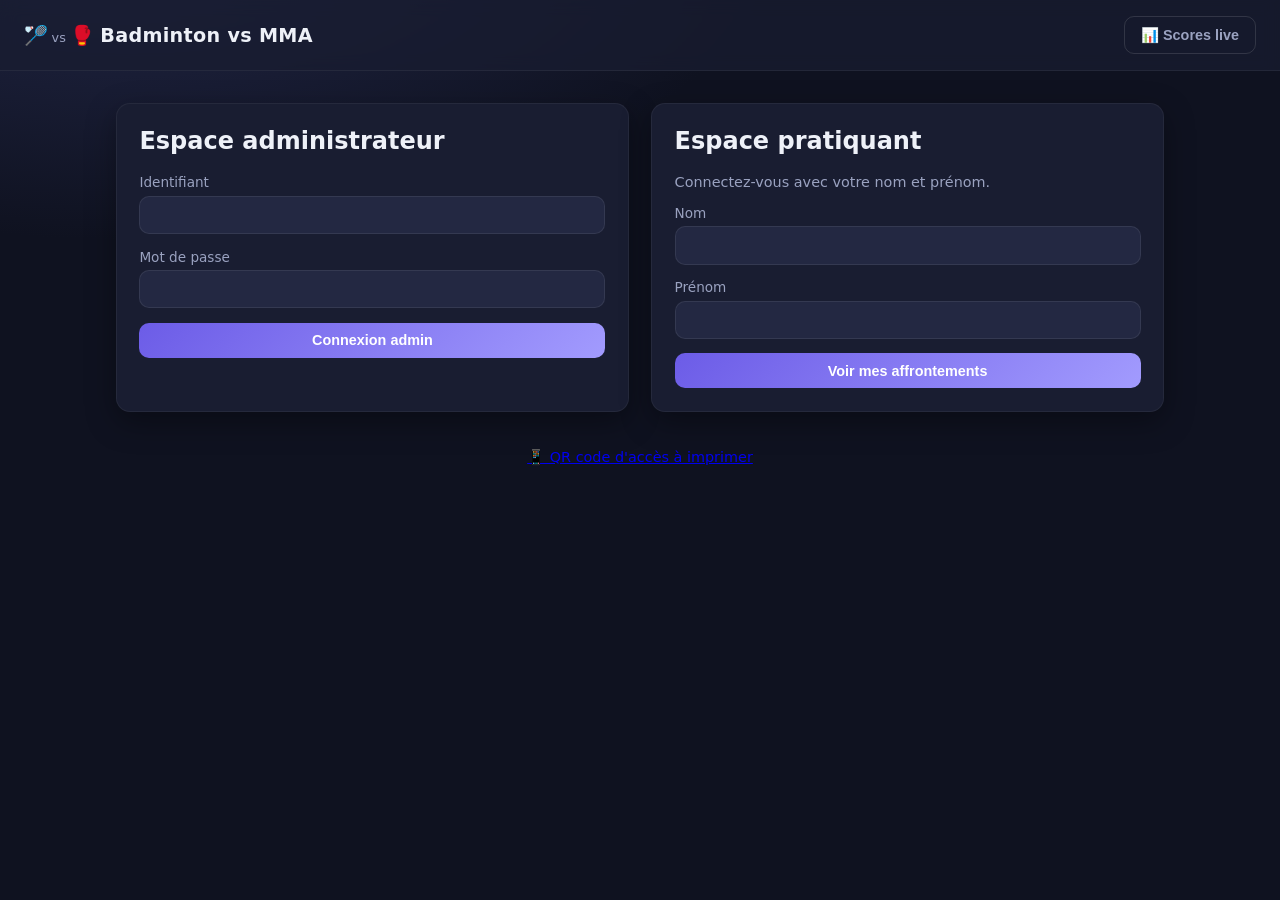
<file: index.html>
<!DOCTYPE html>
<html lang="fr">
<head>
    <meta charset="utf-8">
    <meta name="viewport" content="width=device-width, initial-scale=1">
    <title>Badminton vs MMA — Gestion de la compétition</title>
    <link rel="stylesheet" href="assets/css/style.css">
</head>
<body>
    <header class="app-header">
        <div class="brand">🏸<span>vs</span>🥊 <strong>Badminton&nbsp;vs&nbsp;MMA</strong></div>
        <div class="header-actions">
            <button id="nav-scores" class="btn btn-ghost">📊 Scores live</button>
            <div id="session-info" class="session-info hidden">
                <span id="session-name"></span>
                <button id="logout-btn" class="btn btn-ghost">Se déconnecter</button>
            </div>
        </div>
    </header>

    <main id="app">

        <!-- ============================ CONNEXION ============================ -->
        <section id="view-login" class="view">
            <div class="login-grid">
                <div class="card">
                    <h2>Espace administrateur</h2>
                    <form id="admin-login-form" class="form">
                        <label>Identifiant
                            <input type="text" name="username" autocomplete="username" required>
                        </label>
                        <label>Mot de passe
                            <input type="password" name="password" autocomplete="current-password" required>
                        </label>
                        <button class="btn btn-primary" type="submit">Connexion admin</button>
                    </form>
                </div>

                <div class="card">
                    <h2>Espace pratiquant</h2>
                    <p class="muted">Connectez-vous avec votre nom et prénom.</p>
                    <form id="participant-login-form" class="form">
                        <label>Nom
                            <input type="text" name="nom" required>
                        </label>
                        <label>Prénom
                            <input type="text" name="prenom" required>
                        </label>
                        <button class="btn btn-primary" type="submit">Voir mes affrontements</button>
                    </form>
                </div>
            </div>
            <p id="login-error" class="error hidden"></p>
            <p class="muted center">
                <a href="qr.html" target="_blank" rel="noopener">📱 QR code d'accès à imprimer</a>
            </p>
        </section>

        <!-- ============================ ADMIN ============================ -->
        <section id="view-admin" class="view hidden">
            <nav class="tabs">
                <button class="tab active" data-tab="participants">Pratiquants</button>
                <button class="tab" data-tab="matches">Affrontements</button>
                <button class="tab" data-tab="scores">Scores</button>
            </nav>

            <!-- Onglet Pratiquants -->
            <div id="tab-participants" class="tab-panel">
                <div class="card">
                    <h3>Ajouter un pratiquant</h3>
                    <form id="participant-form" class="form inline">
                        <input type="hidden" name="id">
                        <label>Nom <input type="text" name="nom" required></label>
                        <label>Prénom <input type="text" name="prenom" required></label>
                        <label>Catégorie
                            <select name="categorie" required>
                                <option value="MMA">MMA</option>
                                <option value="BADMINTON">Badminton</option>
                            </select>
                        </label>
                        <button class="btn btn-primary" type="submit">Enregistrer</button>
                        <button class="btn btn-ghost hidden" type="button" id="participant-cancel">Annuler</button>
                    </form>
                </div>
                <div class="card">
                    <h3>Liste des pratiquants</h3>
                    <table id="participants-table" class="data-table">
                        <thead><tr><th>Nom</th><th>Prénom</th><th>Catégorie</th><th></th></tr></thead>
                        <tbody></tbody>
                    </table>
                </div>
            </div>

            <!-- Onglet Affrontements -->
            <div id="tab-matches" class="tab-panel hidden">
                <div class="create-grid">
                    <!-- Formulaire BADMINTON -->
                    <div class="card create-card create-bad">
                        <h3>🏸 Affrontement <span class="disc-tag BADMINTON">Badminton</span></h3>
                        <p class="muted">Pas de smash • premier à 11 points gagne</p>
                        <form id="match-form-bad" class="form" data-discipline="BADMINTON">
                            <label>Pratiquant MMA
                                <select name="participant_mma_id" required></select>
                            </label>
                            <label>Pratiquant Badminton
                                <select name="participant_bad_id" required></select>
                            </label>
                            <label>Ordre <input type="number" name="ordre" value="0" min="0"></label>
                            <button class="btn btn-bad" type="submit">Créer l'affrontement badminton</button>
                        </form>
                    </div>

                    <!-- Formulaire MMA -->
                    <div class="card create-card create-mma">
                        <h3>🥊 Affrontement <span class="disc-tag MMA">MMA</span></h3>
                        <p class="muted">Badminton a droit aux percussions • gagne s'il n'est pas soumis en 60 s</p>
                        <form id="match-form-mma" class="form" data-discipline="MMA">
                            <label>Pratiquant MMA
                                <select name="participant_mma_id" required></select>
                            </label>
                            <label>Pratiquant Badminton
                                <select name="participant_bad_id" required></select>
                            </label>
                            <label>Ordre <input type="number" name="ordre" value="0" min="0"></label>
                            <button class="btn btn-mma" type="submit">Créer l'affrontement MMA</button>
                        </form>
                    </div>
                </div>

                <div class="card">
                    <div class="list-head">
                        <h3>Tableau des affrontements</h3>
                        <div class="filters">
                            <button class="chip active" data-filter="ALL">Tous</button>
                            <button class="chip" data-filter="BADMINTON">🏸 Badminton</button>
                            <button class="chip" data-filter="MMA">🥊 MMA</button>
                        </div>
                    </div>
                    <div id="matches-list" class="matches-list"></div>
                </div>
            </div>

            <!-- Onglet Scores (admin) -->
            <div id="tab-scores" class="tab-panel hidden">
                <div id="scores-admin"></div>
            </div>
        </section>

        <!-- ============================ PRATIQUANT ============================ -->
        <section id="view-participant" class="view hidden">
            <div class="card">
                <h2>Mes affrontements</h2>
                <div id="my-matches" class="matches-list"></div>
            </div>
        </section>

        <!-- ============================ SCORES (public) ============================ -->
        <section id="view-scores" class="view hidden">
            <button id="scores-back" class="btn btn-ghost">← Retour</button>
            <div id="scores-public"></div>
        </section>
    </main>

    <!-- Modale de saisie du résultat -->
    <div id="result-modal" class="modal hidden">
        <div class="modal-box">
            <button class="modal-close" id="result-close">&times;</button>
            <h3 id="result-title">Résultat de l'affrontement</h3>
            <p id="result-rule" class="rule"></p>

            <!-- Bloc BADMINTON -->
            <div class="round hidden" id="block-bad">
                <div class="score-pickers">
                    <div class="picker">
                        <span class="picker-label">Score MMA</span>
                        <div class="stepper">
                            <button type="button" class="step" data-target="score-mma" data-delta="-1">−</button>
                            <input type="number" id="score-mma" min="0" value="0" inputmode="numeric">
                            <button type="button" class="step" data-target="score-mma" data-delta="1">+</button>
                        </div>
                        <button type="button" class="quick-btn" data-target="score-mma" data-set="11">Victoire (11)</button>
                    </div>
                    <div class="picker">
                        <span class="picker-label">Score Badminton</span>
                        <div class="stepper">
                            <button type="button" class="step" data-target="score-bad" data-delta="-1">−</button>
                            <input type="number" id="score-bad" min="0" value="0" inputmode="numeric">
                            <button type="button" class="step" data-target="score-bad" data-delta="1">+</button>
                        </div>
                        <button type="button" class="quick-btn" data-target="score-bad" data-set="11">Victoire (11)</button>
                    </div>
                </div>
                <p id="bad-winner" class="winner-line"></p>
            </div>

            <!-- Bloc MMA -->
            <div class="round hidden" id="block-mma">
                <div class="timer-block">
                    <div id="timer-display" class="timer">01:00</div>
                    <button class="btn btn-ghost" id="timer-start" type="button">Démarrer</button>
                    <button class="btn btn-ghost" id="timer-reset" type="button">Réinitialiser</button>
                </div>
                <div class="form inline">
                    <label>Issue
                        <select id="mma-soumission">
                            <option value="">— Non saisie —</option>
                            <option value="1">Badminton soumis (MMA gagne)</option>
                            <option value="0">Non soumis en 60 s (Badminton gagne)</option>
                        </select>
                    </label>
                    <label>Durée (s) <input type="number" id="mma-duree" min="0" max="60"></label>
                </div>
                <p id="mma-winner" class="winner-line"></p>
            </div>

            <p id="result-error" class="error hidden"></p>
            <div class="modal-actions">
                <button class="btn btn-primary" id="result-save">Enregistrer le résultat</button>
            </div>
        </div>
    </div>

    <script src="assets/js/api.js"></script>
    <script src="assets/js/app.js"></script>
</body>
</html>
</file>
<file: assets/css/style.css>
:root {
    --bg: #0f1220;
    --surface: #191d31;
    --surface-2: #232842;
    --primary: #6c5ce7;
    --primary-2: #a29bfe;
    --accent-bad: #00b894;
    --accent-mma: #e17055;
    --text: #eef1f8;
    --muted: #9aa2c0;
    --danger: #ff6b6b;
    --radius: 14px;
    --shadow: 0 10px 30px rgba(0,0,0,.35);
}

* { box-sizing: border-box; }

body {
    margin: 0;
    font-family: system-ui, -apple-system, "Segoe UI", Roboto, sans-serif;
    background: radial-gradient(1200px 600px at 10% -10%, #23284a 0%, var(--bg) 55%);
    color: var(--text);
    min-height: 100vh;
}

.hidden { display: none !important; }
.muted { color: var(--muted); font-size: .9rem; }

/* Header */
.app-header {
    display: flex;
    justify-content: space-between;
    align-items: center;
    padding: 1rem 1.5rem;
    background: rgba(25,29,49,.75);
    backdrop-filter: blur(8px);
    border-bottom: 1px solid rgba(255,255,255,.06);
    position: sticky; top: 0; z-index: 10;
}
.brand { font-size: 1.2rem; letter-spacing: .3px; }
.brand span { font-size: .8rem; color: var(--muted); margin: 0 .2rem; }
.session-info { display: flex; align-items: center; gap: 1rem; }
#session-name { color: var(--primary-2); font-weight: 600; }

main { max-width: 1080px; margin: 2rem auto; padding: 0 1rem; }

/* Cartes */
.card {
    background: var(--surface);
    border: 1px solid rgba(255,255,255,.05);
    border-radius: var(--radius);
    padding: 1.4rem;
    margin-bottom: 1.4rem;
    box-shadow: var(--shadow);
}
.card h2, .card h3 { margin-top: 0; }

/* Login */
.login-grid { display: grid; grid-template-columns: 1fr 1fr; gap: 1.4rem; }
@media (max-width: 720px) { .login-grid { grid-template-columns: 1fr; } }

/* Formulaires */
.form { display: flex; flex-direction: column; gap: .9rem; }
.form.inline { flex-direction: row; flex-wrap: wrap; align-items: flex-end; }
.form label { display: flex; flex-direction: column; gap: .35rem; font-size: .85rem; color: var(--muted); }
.form input, .form select {
    background: var(--surface-2);
    border: 1px solid rgba(255,255,255,.08);
    border-radius: 10px;
    padding: .6rem .7rem;
    color: var(--text);
    font-size: .95rem;
    min-width: 160px;
}
.form input:focus, .form select:focus { outline: 2px solid var(--primary); }

/* Boutons */
.btn {
    border: none; border-radius: 10px; padding: .6rem 1rem;
    font-size: .9rem; font-weight: 600; cursor: pointer;
    transition: transform .05s ease, filter .15s ease;
}
.btn:active { transform: translateY(1px); }
.btn-primary { background: linear-gradient(135deg, var(--primary), var(--primary-2)); color: white; }
.btn-primary:hover { filter: brightness(1.08); }
.btn-ghost { background: transparent; color: var(--muted); border: 1px solid rgba(255,255,255,.12); }
.btn-ghost:hover { color: var(--text); }
.btn-danger { background: rgba(255,107,107,.15); color: var(--danger); border: 1px solid rgba(255,107,107,.3); }
.btn-sm { padding: .35rem .6rem; font-size: .8rem; }

/* Onglets */
.tabs { display: flex; gap: .5rem; margin-bottom: 1.2rem; }
.tab {
    background: var(--surface); color: var(--muted);
    border: 1px solid rgba(255,255,255,.06);
    padding: .6rem 1.2rem; border-radius: 999px; cursor: pointer; font-weight: 600;
}
.tab.active { background: var(--primary); color: white; }

/* Tables */
.data-table { width: 100%; border-collapse: collapse; }
.data-table th, .data-table td {
    text-align: left; padding: .7rem .6rem;
    border-bottom: 1px solid rgba(255,255,255,.06);
}
.data-table th { color: var(--muted); font-size: .8rem; text-transform: uppercase; letter-spacing: .5px; }

.badge { padding: .2rem .6rem; border-radius: 999px; font-size: .72rem; font-weight: 700; }
.badge.MMA { background: rgba(225,112,85,.18); color: var(--accent-mma); }
.badge.BADMINTON { background: rgba(0,184,148,.18); color: var(--accent-bad); }

/* Liste des affrontements */
.matches-list { display: grid; gap: 1rem; }
.match {
    background: var(--surface-2);
    border: 1px solid rgba(255,255,255,.06);
    border-radius: 12px;
    padding: 1rem 1.2rem;
}
.match-head { display: flex; justify-content: space-between; align-items: center; gap: 1rem; flex-wrap: wrap; }
.fighters { display: flex; align-items: center; gap: .8rem; font-size: 1.05rem; }
.fighters .vs { color: var(--muted); font-size: .8rem; }
.fighter.win { color: var(--primary-2); font-weight: 700; }
.status { font-size: .75rem; padding: .2rem .6rem; border-radius: 999px; }
.status.a_venir { background: rgba(154,162,192,.15); color: var(--muted); }
.status.en_cours { background: rgba(108,92,231,.2); color: var(--primary-2); }
.status.termine { background: rgba(0,184,148,.18); color: var(--accent-bad); }
.match-rounds { margin-top: .7rem; font-size: .85rem; color: var(--muted); display: grid; gap: .25rem; }
.match-actions { display: flex; gap: .5rem; margin-top: .8rem; flex-wrap: wrap; }

/* Modale */
.modal { position: fixed; inset: 0; background: rgba(0,0,0,.6); display: flex; align-items: center; justify-content: center; z-index: 50; padding: 1rem; }
.modal-box {
    background: var(--surface); border-radius: var(--radius);
    padding: 1.6rem; max-width: 560px; width: 100%;
    max-height: 90vh; overflow-y: auto; position: relative; box-shadow: var(--shadow);
}
.modal-close { position: absolute; top: .8rem; right: 1rem; background: none; border: none; color: var(--muted); font-size: 1.6rem; cursor: pointer; }
.round { border-top: 1px solid rgba(255,255,255,.08); padding-top: 1rem; margin-top: 1rem; }
.round h4 { margin: 0 0 .6rem; }
.round .rule { display: block; font-size: .72rem; color: var(--muted); font-weight: 400; margin-top: .2rem; }
.round.decisive { background: rgba(108,92,231,.08); border-radius: 10px; padding: 1rem; }
.winner-line { font-size: .85rem; color: var(--primary-2); min-height: 1.1rem; margin: .5rem 0 0; }
.timer-block { display: flex; align-items: center; gap: .8rem; margin-bottom: .8rem; }
.timer { font-size: 1.6rem; font-weight: 800; font-variant-numeric: tabular-nums; color: var(--accent-mma); }
.timer.warn { color: var(--danger); }
.modal-actions { margin-top: 1.4rem; display: flex; justify-content: flex-end; }

/* Messages */
.error { color: var(--danger); font-size: .9rem; margin-top: 1rem; }

/* Header actions */
.header-actions { display: flex; align-items: center; gap: 1rem; }
.center { text-align: center; }

/* Création d'affrontement (2 disciplines) */
.create-grid { display: grid; grid-template-columns: 1fr 1fr; gap: 1.4rem; margin-bottom: 1.4rem; }
@media (max-width: 720px) { .create-grid { grid-template-columns: 1fr; } }
.create-card { border-top: 4px solid transparent; }
.create-bad { border-top-color: var(--accent-bad); }
.create-mma { border-top-color: var(--accent-mma); }

.disc-tag { padding: .15rem .55rem; border-radius: 999px; font-size: .72rem; font-weight: 700; }
.disc-tag.BADMINTON { background: rgba(0,184,148,.18); color: var(--accent-bad); }
.disc-tag.MMA { background: rgba(225,112,85,.18); color: var(--accent-mma); }

.btn-bad { background: linear-gradient(135deg, #00b894, #0acaa0); color: #04231c; }
.btn-mma { background: linear-gradient(135deg, #e17055, #f0916f); color: #2a0f07; }
.btn-bad:hover, .btn-mma:hover { filter: brightness(1.08); }

/* Liste : entête + filtres */
.list-head { display: flex; justify-content: space-between; align-items: center; flex-wrap: wrap; gap: .8rem; }
.filters { display: flex; gap: .4rem; }
.chip {
    background: var(--surface-2); color: var(--muted);
    border: 1px solid rgba(255,255,255,.08);
    padding: .35rem .8rem; border-radius: 999px; cursor: pointer; font-size: .82rem; font-weight: 600;
}
.chip.active { background: var(--primary); color: #fff; border-color: transparent; }

/* Bordure de discipline sur les cartes de match */
.match.is-bad { border-left: 4px solid var(--accent-bad); }
.match.is-mma { border-left: 4px solid var(--accent-mma); }
.match-rounds { display: flex; justify-content: space-between; align-items: center; gap: 1rem; }

/* Tableau des scores */
.scoreboard { display: flex; align-items: stretch; gap: 1rem; margin-bottom: 1rem; }
.score-camp { flex: 1; text-align: center; padding: 1.6rem 1rem; border-radius: var(--radius); box-shadow: var(--shadow); }
.score-camp.bad { background: linear-gradient(160deg, rgba(0,184,148,.22), rgba(0,184,148,.06)); border: 1px solid rgba(0,184,148,.35); }
.score-camp.mma { background: linear-gradient(160deg, rgba(225,112,85,.22), rgba(225,112,85,.06)); border: 1px solid rgba(225,112,85,.35); }
.score-emoji { font-size: 2.4rem; }
.score-num { font-size: 3.4rem; font-weight: 800; line-height: 1; font-variant-numeric: tabular-nums; }
.score-label { color: var(--muted); font-size: .9rem; margin-top: .3rem; }
.score-vs { align-self: center; color: var(--muted); font-weight: 800; font-size: 1.1rem; }

.score-bar { display: flex; height: 14px; border-radius: 999px; overflow: hidden; background: var(--surface-2); margin-bottom: 1.4rem; }
.score-bar-bad { background: var(--accent-bad); transition: width .5s ease; }
.score-bar-mma { background: var(--accent-mma); transition: width .5s ease; }

.score-details { display: grid; grid-template-columns: 1fr 1fr; gap: 1rem; }
@media (max-width: 560px) { .score-details { grid-template-columns: 1fr; } .scoreboard { flex-direction: column; } }
.card.mini { margin: 0; padding: 1rem 1.2rem; }
.card.mini h4 { margin: 0 0 .4rem; }
.card.mini p { margin: 0; color: var(--muted); }

/* Glisser-déposer */
.drag-hint { margin: 0 0 .8rem; }
.match[draggable="true"] { cursor: grab; }
.match.dragging { opacity: .5; outline: 2px dashed var(--primary); }
.drag-handle { color: var(--muted); cursor: grab; font-size: 1.1rem; user-select: none; }

/* Sélecteurs de score (picker) */
.score-pickers { display: flex; gap: 1.4rem; flex-wrap: wrap; }
.picker { display: flex; flex-direction: column; gap: .5rem; align-items: flex-start; }
.picker-label { color: var(--muted); font-size: .85rem; }
.stepper { display: flex; align-items: center; gap: .4rem; }
.stepper .step {
    width: 40px; height: 40px; border-radius: 10px; border: 1px solid rgba(255,255,255,.12);
    background: var(--surface-2); color: var(--text); font-size: 1.3rem; font-weight: 700; cursor: pointer;
    line-height: 1;
}
.stepper .step:hover { background: var(--primary); border-color: transparent; }
.stepper input {
    width: 74px; text-align: center; font-size: 1.4rem; font-weight: 700;
    background: var(--surface-2); border: 1px solid rgba(255,255,255,.08);
    border-radius: 10px; color: var(--text); padding: .4rem; -moz-appearance: textfield;
}
.stepper input::-webkit-outer-spin-button,
.stepper input::-webkit-inner-spin-button { -webkit-appearance: none; margin: 0; }
.quick-btn {
    background: var(--surface-2); color: var(--muted);
    border: 1px solid rgba(255,255,255,.1); border-radius: 999px;
    padding: .3rem .7rem; font-size: .78rem; font-weight: 600; cursor: pointer;
}
.quick-btn:hover { color: var(--text); border-color: var(--primary); }
</file>
